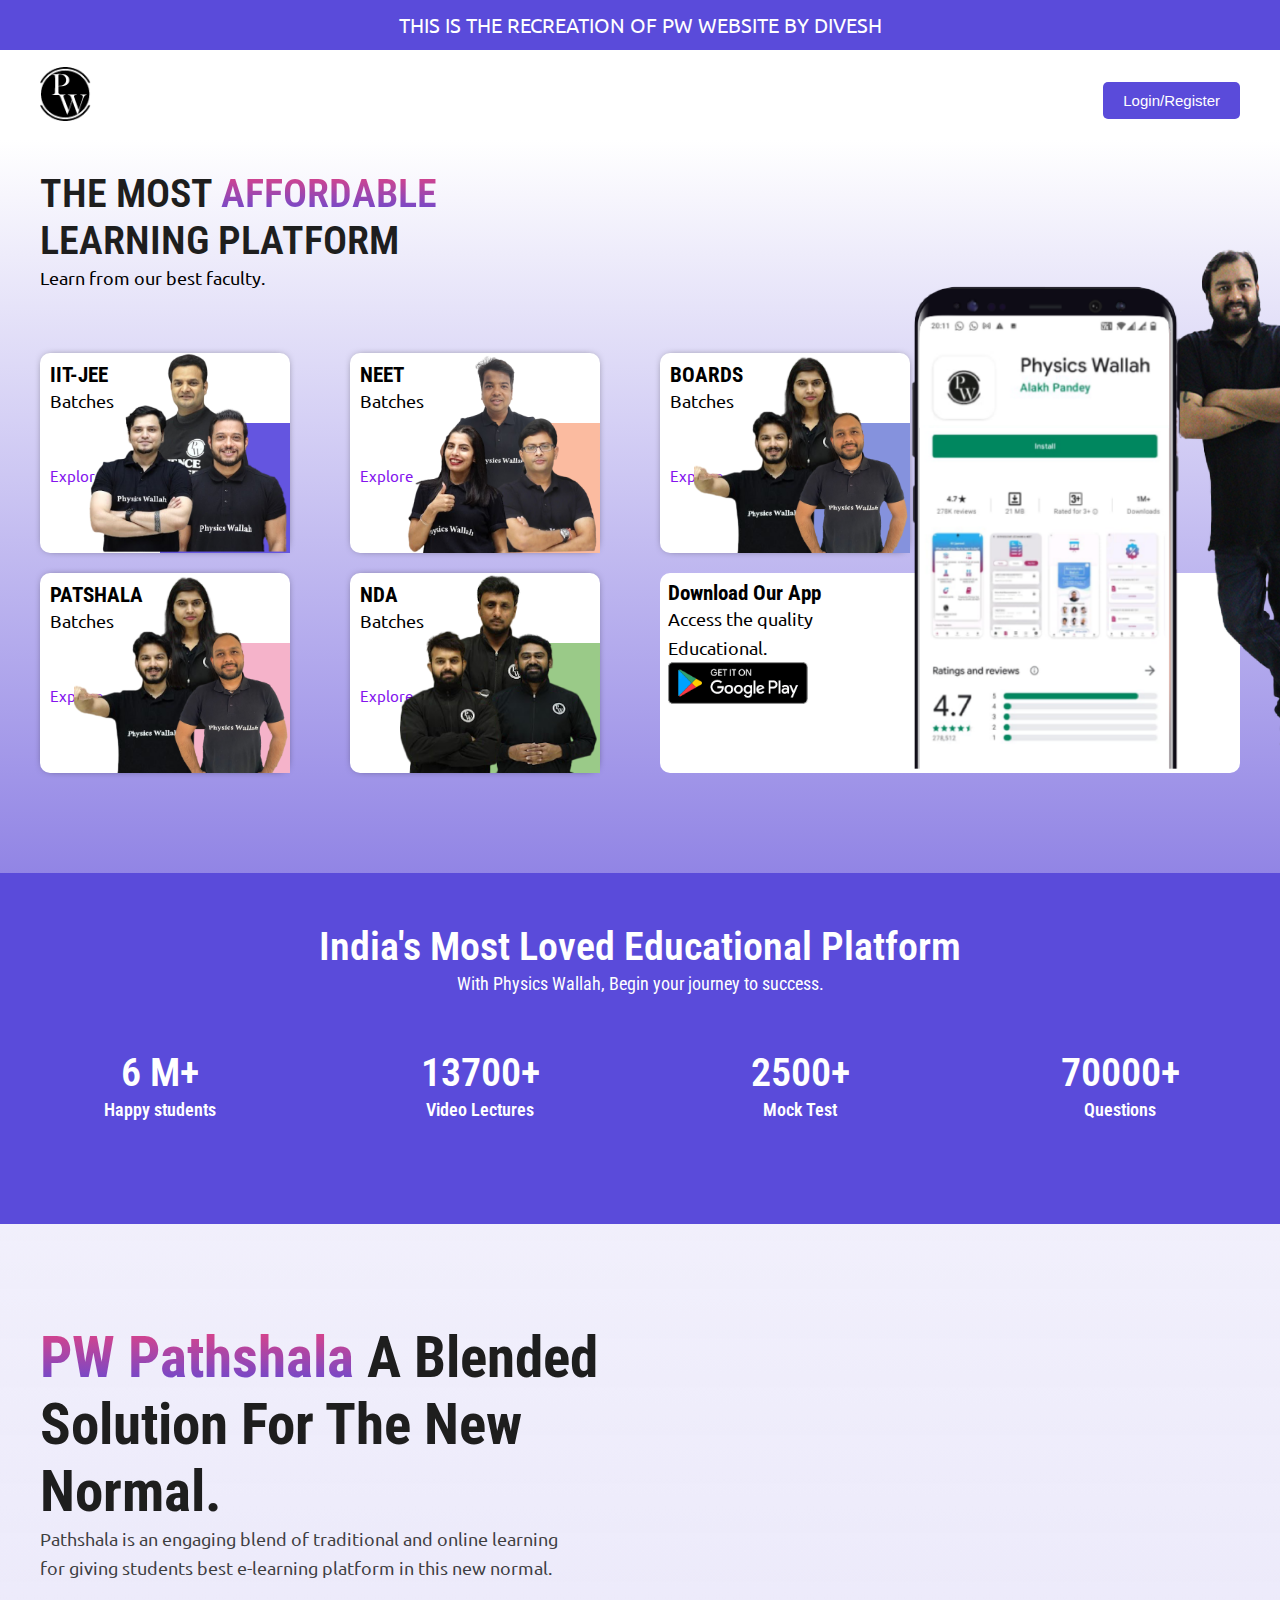
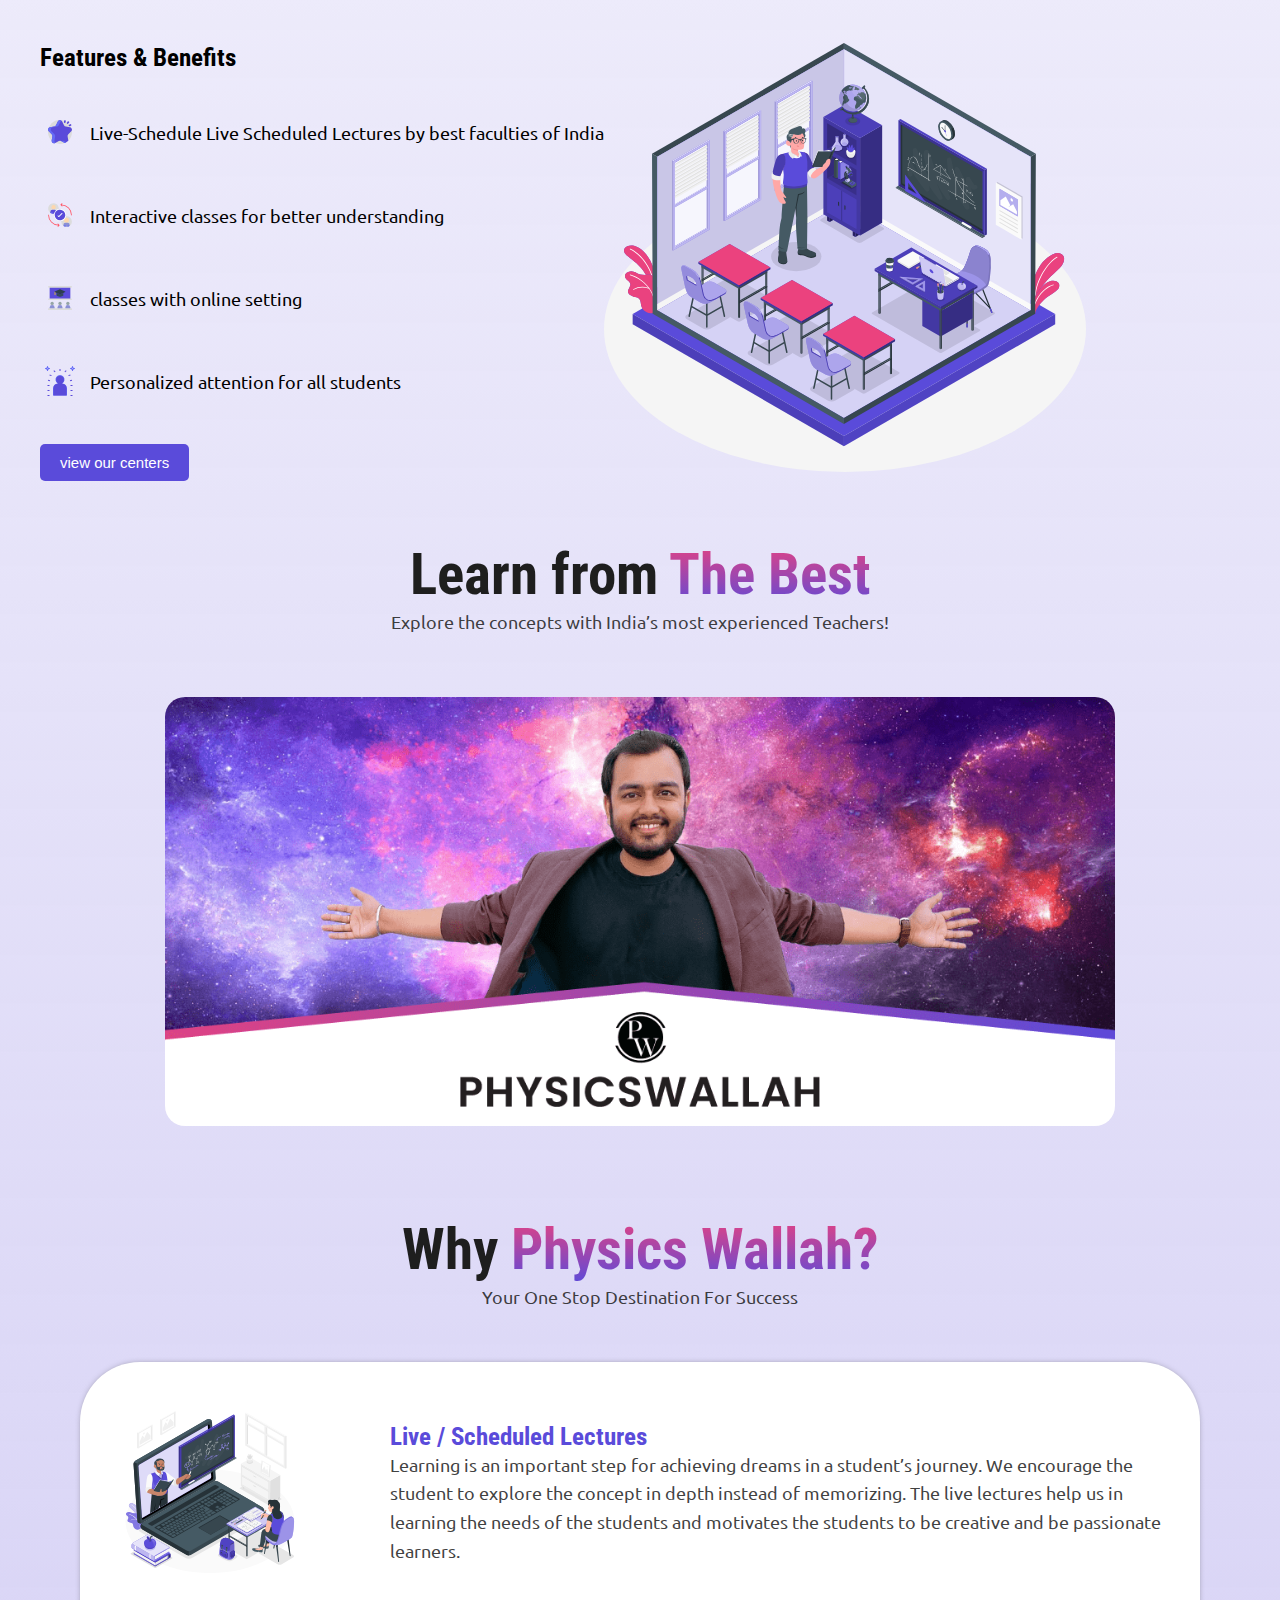
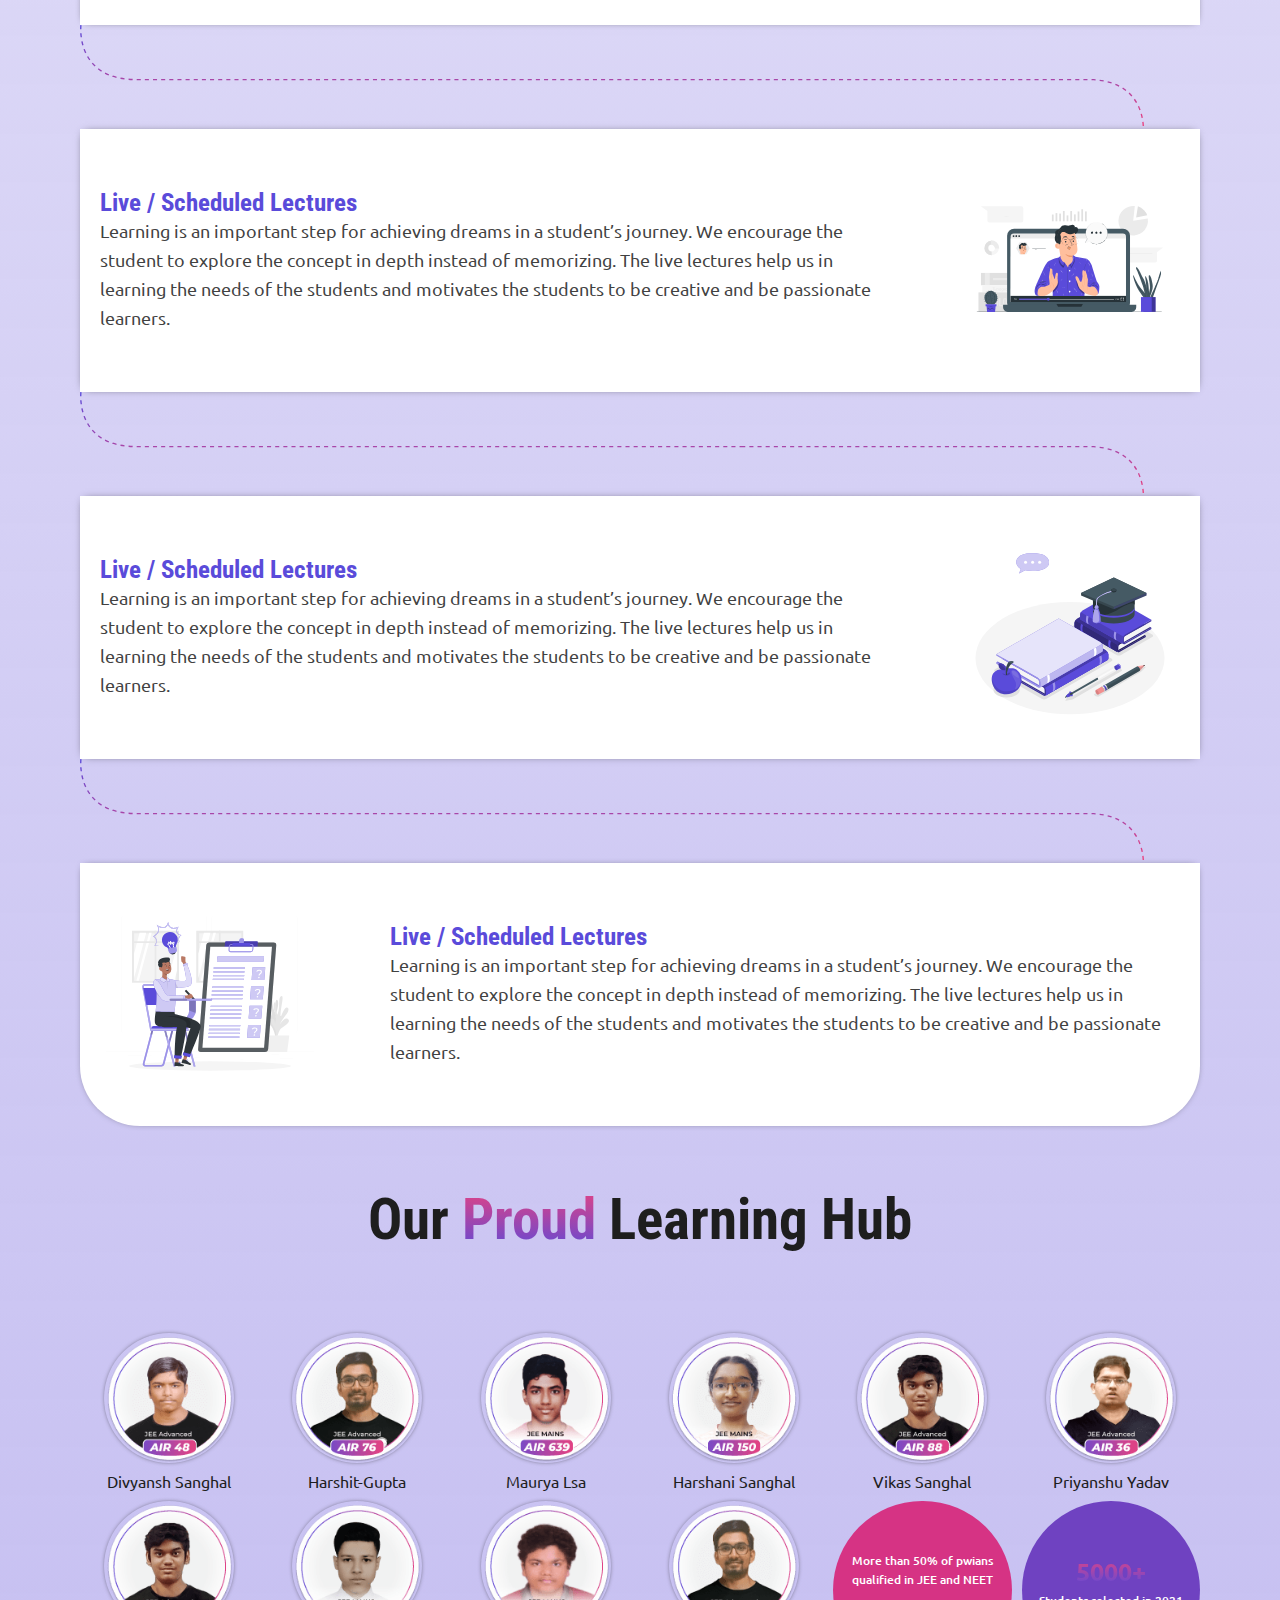
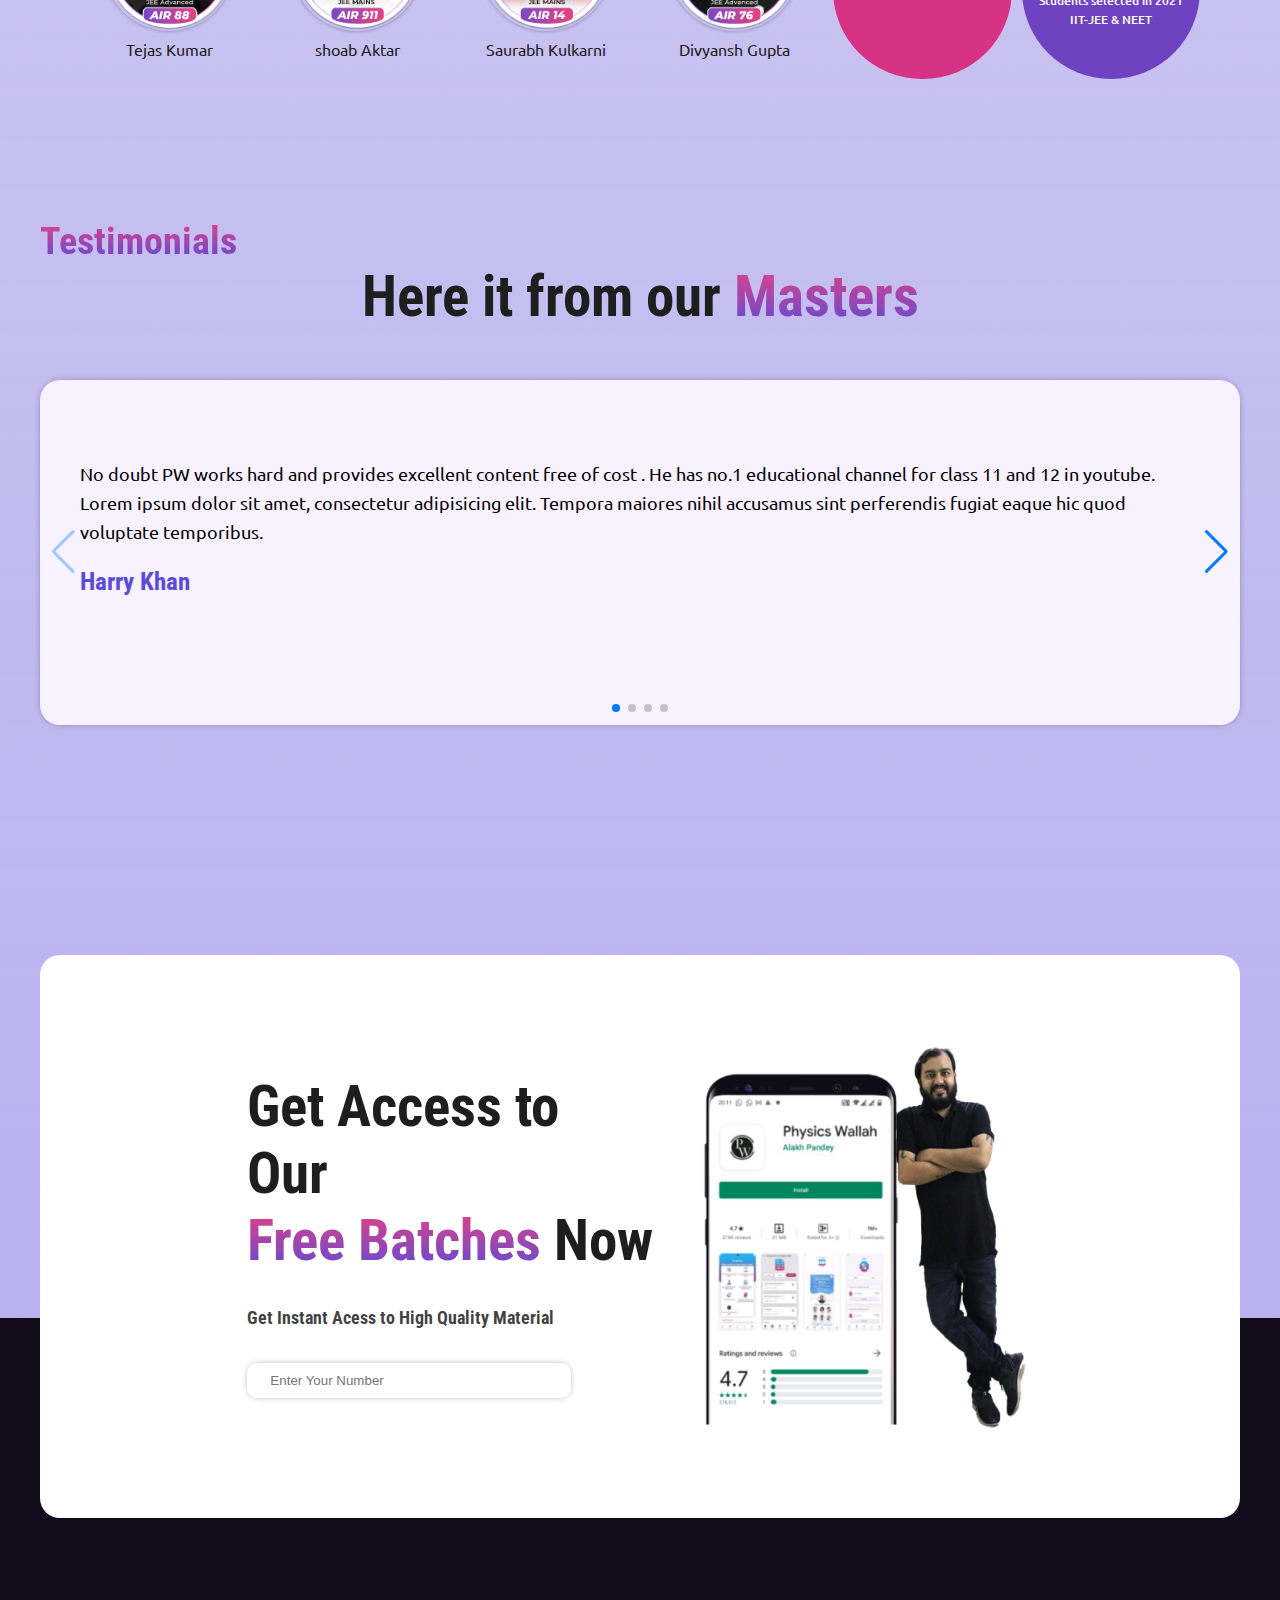
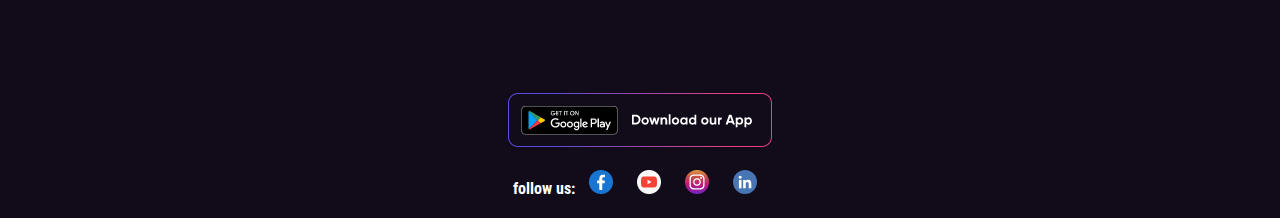
<file: index.html>
<!DOCTYPE html>
<html lang="en">

<head>
  <meta charset="UTF-8" />
  <meta http-equiv="X-UA-Compatible" content="IE=edge" />
  <meta name="author" content="Divesh Thakre" />

  <!-- Link Swiper's CSS -->
  <link rel="stylesheet" href="https://cdn.jsdelivr.net/npm/swiper/swiper-bundle.min.css" />

  <!-- Demo styles -->

  <link rel="stylesheet" href="https://cdn.jsdelivr.net/npm/swiper@8/swiper-bundle.min.css" />

  <link rel="stylesheet" href="https://cdnjs.cloudflare.com/ajax/libs/font-awesome/6.1.2/css/all.min.css"
    integrity="sha512-1sCRPdkRXhBV2PBLUdRb4tMg1w2YPf37qatUFeS7zlBy7jJI8Lf4VHwWfZZfpXtYSLy85pkm9GaYVYMfw5BC1A=="
    crossorigin="anonymous" referrerpolicy="no-referrer" />
  <meta name="Author" content="Divesh Thakre ">
  <meta name="description" content="This is my Fourth project of frontend development">
  <meta name="viewport" content="width=device-width, initial-scale=1.0" />

  <link rel="stylesheet" href="css/style.css" />

  <title>pw_clone_Divesh</title>
</head>
<!-- ================================================ -->
<!--           section TOP -->
<!-- =========================================== -->

<body>
  <div class="strip">This is the Recreation of pw website by Divesh</div>
  <header class="header1 container">
    <div class="logo">
      <img src="./images/pwlogo.png" alt="" />
    </div>

    <div class="menue">
      <i class="fa-solid fa-bars"></i>

      <div><button class="btn">Login/Register</button></div>
    </div>
  </header>
  <!-- ================================================ -->
  <!--           section headder -->
  <!-- =========================================== -->
  <main>

    <section class="section">
      <div class="tagline">
        <h1 class="common-heading">
          THE MOST <span>AFFORDABLE</span> <br />
          LEARNING PLATFORM
        </h1>
        <p class="common-data">Learn from our best faculty.</p>
      </div>
    </section>
    <section class="section cards-section">
      <div class="cards">
        <div class="left-section">
          <div class="top-card">
            <h2>IIT-JEE</h2>
            <p>Batches</p>
          </div>
          <div class="bottom-card">Explore</div>
        </div>
        <div class="right-section">
          <div class="baground"></div>
          <div class="image-section">
            <img src="./images/teacher1.png" alt="" />
          </div>
        </div>
      </div>
      <!-- ==================================== -->

      <div class="cards">
        <div class="left-section">
          <div class="top-card">
            <h2>NEET</h2>
            <p>Batches</p>
          </div>
          <div class="bottom-card">Explore</div>
        </div>
        <div class="right-section">
          <div class="baground" id="baground-1"></div>
          <div class="image-section">
            <img src="./images/teacher2.png" alt="" />
          </div>
        </div>
      </div>
      <!-- ====================================== -->
      <div class="cards">
        <div class="left-section">
          <div class="top-card">
            <h2>BOARDS</h2>
            <p>Batches</p>
          </div>
          <div class="bottom-card">Explore</div>
        </div>
        <div class="right-section">
          <div class="baground" id="baground-2"></div>
          <div class="image-section">
            <img src="./images/teacher4.png" alt="" />
          </div>
        </div>
      </div>
      <!-- ====================================== -->
      <div class="cards">
        <div class="left-section">
          <div class="top-card">
            <h2>PATSHALA</h2>
            <p>Batches</p>
          </div>
          <div class="bottom-card">Explore</div>
        </div>
        <div class="right-section">
          <div class="baground" id="baground-3"></div>
          <div class="image-section">
            <img src="./images/teacher4.png" alt="" />
          </div>
        </div>
      </div>
      <!-- ===================================== -->
      <div class="cards">
        <div class="left-section">
          <div class="top-card">
            <h2>NDA</h2>
            <p>Batches</p>
          </div>
          <div class="bottom-card">Explore</div>
        </div>
        <div class="right-section">
          <div class="baground" id="baground-4"></div>
          <div class="image-section">
            <img src="./images/teacher5.png" alt="" />
          </div>
        </div>
      </div>
      <!-- ===================================== -->
      <div class="download-section">
        <div class="right-section">
          <div class="top-card">
            <h2>Download Our App</h2>
            <p>
              Access the quality <br />
              Educational.
            </p>
          </div>
          <div class="play-img">
            <img src="./images/googleplay.png" alt="" />
          </div>
        </div>
        <div class="left-section">
          <div class="mobile-img">
            <img src="./images/alakh.png" alt="" />
          </div>
        </div>
      </div>
    </section>
    <!-- ====================================== 
             COUNTER SECTION         
         ========================================   -->
    <section class="">
      <div class="banner">
        <div class="banner-head">
          <div class="banner-top tagline">
            <h2 class="common-heading text-white">
              India's Most Loved Educational Platform
            </h2>
            <p class="text-white">
              With Physics Wallah, Begin your journey to success.
            </p>
          </div>
        </div>
        <div class="grid numbers section">
          <div class="common-heading text-white">
            6 M+
            <p class="text-white">Happy students</p>
          </div>
          <!-- ================= -->
          <div class="common-heading text-white">
            13700+
            <p class="text-white">Video Lectures</p>
          </div>
          <!-- ================ -->
          <div class="common-heading text-white">
            2500+
            <p class="text-white">Mock Test</p>
          </div>
          <!-- ================== -->
          <div class="common-heading text-white">
            70000+
            <p class="text-white">Questions</p>
          </div>
        </div>
      </div>
    </section>
  </main>
  <!-- ====================================== 
             HERO SECTION         
         ========================================   -->
  <section class="section">
    <div class="main-heading">
      <h2> <span>PW Pathshala </span> A Blended <br> Solution For The New <br> Normal.</h2>

      <p class="description">Pathshala is an engaging blend of traditional and online learning <br> for giving students
        best e-learning platform in this new normal.</p>
    </div>


  </section>
  <section class="section">
    <div class="features-section">
      <div class="right-feature ">
        <h3 class="sub-heading">Features & Benefits</h3>

        <div class="list-items">

          <div class="icon"><img src="./images/icon1.svg" alt=""></div>
          <p class="list"> Live-Schedule Live Scheduled Lectures by best faculties of India </p>
        </div>
        <div class="list-items">

          <div class="icon"><img src="./images/icon2.svg" alt=""></div>
          <p class="list"> Interactive classes for better understanding </p>
        </div>
        <div class="list-items">

          <div class="icon"><img src="./images/icon3.svg" alt=""></div>
          <p class="list"> classes with online setting </p>
        </div>
        <div class="list-items">

          <div class="icon"><img src="./images/icon4.svg" alt=""></div>
          <p class="list"> Personalized attention for all students </p>
        </div>
        <div class="button-area">
          <button class="btn">view our centers</button>
        </div>

      </div>
      <div class="left-feature">
        <img src="./images/hero1.svg" alt="">
      </div>
    </div>

    <!-- ====================================== 
             MAIN BANNER SECTION         
         ========================================   -->
  </section>
  <div class="section">
    <div class="main-heading text-center">
      <h2> Learn from <span>The Best </span> </h2>
      <p class="description text-center">Explore the concepts with India’s most experienced Teachers!</p>

    </div>
    <div class="main-banner flex">
      <img src="./images/alakh-sir-web-launch.png" alt="">
    </div>
    <section class="section">
      <div class="main-heading text-center">
        <h2> Why <span> Physics Wallah?</span> </h2>
        <p class="description text-center">Your One Stop Destination For Success</p>

      </div>

      <div class="services">
        <div class="service-image">
          <img src="./images/feature1.svg" alt="">
        </div>
        <div class="description">
          <h3 class="secondary-heading">Live / Scheduled Lectures</h3>
          <p>Learning is an important step for achieving dreams in a student’s journey. We encourage the student to
            explore the concept in depth instead of memorizing. The live lectures help us in learning the needs of the
            students and motivates the students to be creative and be passionate learners.</p>
        </div>
      </div>
      <div class="line">
        <img src="./images/line1.svg" alt="">
      </div>

      <!-- =========================== -->
      <div class="services services-2">
        <div class="service-image">
          <img src="./images/feature2.svg" alt="">
        </div>
        <div class="description">
          <h3 class="secondary-heading">Live / Scheduled Lectures</h3>
          <p>Learning is an important step for achieving dreams in a student’s journey. We encourage the student to
            explore the concept in depth instead of memorizing. The live lectures help us in learning the needs of the
            students and motivates the students to be creative and be passionate learners.</p>
        </div>
      </div>
      <div class="line">

        <img src="./images/line1.svg" alt="">
      </div>
      <!-- ============================ -->
      <div class="services services-2">
        <div class="service-image">
          <img src="./images/faeture3.svg" alt="">
        </div>
        <div class="description">
          <h3 class="secondary-heading">Live / Scheduled Lectures</h3>
          <p>Learning is an important step for achieving dreams in a student’s journey. We encourage the student to
            explore the concept in depth instead of memorizing. The live lectures help us in learning the needs of the
            students and motivates the students to be creative and be passionate learners.</p>
        </div>
      </div>
      <div class="line">

        <img src="./images/line1.svg" alt="">
      </div>
      <!-- ========================== -->
      <div class="services services-3">
        <div class="service-image">
          <img src="./images/feature4.svg" alt="">
        </div>
        <div class="description">
          <h3 class="secondary-heading">Live / Scheduled Lectures</h3>
          <p>Learning is an important step for achieving dreams in a student’s journey. We encourage the student to
            explore the concept in depth instead of memorizing. The live lectures help us in learning the needs of the
            students and motivates the students to be creative and be passionate learners.</p>
        </div>
      </div>
      <!-- <img src="./images/line1.svg" alt=""> -->
    </section>



    <!-- ====================================== 
             MAIN BANNER SECTION         
         ========================================   -->
    <section class="section">
      <div class="main-heading text-center">
        <h2> Our <span> Proud </span>Learning Hub </h2>
        <div class="student-section">




          <div class="students s1"> <img src="./images/divyansh-sanghal.png" alt="image">
            <div class="tertary-heading">Divyansh Sanghal</div>
          </div>

          <div class="students s1"> <img src="./images/harshit-gupta.png" alt="image">
            <div class="tertary-heading">Harshit-Gupta</div>
          </div>

          <div class="students s1"> <img src="./images/lsa-maurya-1.png" alt="image">
            <div class="tertary-heading">Maurya Lsa</div>
          </div>

          <div class="students s1"> <img src="./images/penta-harshani.png" alt="image">
            <div class="tertary-heading">Harshani Sanghal</div>
          </div>

          <div class="students s1"> <img src="./images/tejas-kumar.png" alt="image">
            <div class="tertary-heading">Vikas Sanghal</div>
          </div>

          <div class="students s1"> <img src="./images/priyanshu-yadav-2.png" alt="image">
            <div class="tertary-heading">Priyanshu Yadav</div>
          </div>

          <div class="students s1"> <img src="./images/tejas-kumar.png" alt="image">
            <div class="tertary-heading">Tejas Kumar</div>
          </div>

          <div class="students s1"> <img src="./images/shoaib.png" alt="image">
            <div class="tertary-heading">shoab Aktar</div>
          </div>

          <div class="students s1"> <img src="./images/saurabh-kulkarni.png" alt="image">
            <div class="tertary-heading">Saurabh Kulkarni</div>
          </div>

          <div class="students s1"> <img src="./images/harshit-gupta.png" alt="image">
            <div class="tertary-heading">Divyansh Gupta</div>
          </div>

          <div class="circle-1 students">
            <p class="circle-text">More than 50% of pwians qualified in JEE and NEET</p>
          </div>
          <div class="circle-2 students">
            <p class="circle-text"><span>5000+</span> <br>
              Students selected in 2021 IIT-JEE & NEET</p>
          </div>
        </div>
      </div>
    </section>



  </div>
  </section>


  <!-- ====================================== 
             TESTIMONIAL SECTION         
         ========================================   -->
  <section class="section">

    <h3 class="main-heading"><span>Testimonials</span></h3>
    <div class="main-heading text-center">
      <h2>Here it from our <span>Masters</span></h2>
    </div>
    <!-- Swiper -->
    <div class="swiper mySwiper">
      <div class="swiper-wrapper">
        <div class="swiper-slide">

          <div class="slide">
            <i class="fa-solid fa-quote-left"></i>

            <p>No doubt PW works hard and provides excellent content free of cost . He has no.1 educational channel for
              class 11 and 12 in youtube. Lorem ipsum dolor sit amet, consectetur adipisicing elit. Tempora maiores
              nihil accusamus sint perferendis fugiat eaque hic quod voluptate temporibus.
            <h3 class="secondary-heading">Harry Khan</h3>
            </p>
            <i class="fa-solid fa-quote-right"></i>
          </div>


        </div>
        <div class="swiper-slide">

          <div class="slide">
            <i class="fa-solid fa-quote-left"></i>
            <p>I would just say physics wallah channel did what no one has did. It's for the first time that such a good
              quality content has been uploaded on you tube for each and every chapter,

              In my first drop my physics and physical chemistry was week and physics wallah helped allot to clear both
              of this to me.

              So in my opinion physics wallah is best


            <h3 class="secondary-heading">Piyush Shah</h3>
            </p>
            <i class="fa-solid fa-quote-right"></i>
          </div>


        </div>
        <div class="swiper-slide">


          <div class="slide">
            <i class="fa-solid fa-quote-left"></i>

            <p>physics wallah channel or alakh pandey sir is best !!!

              I can bet that if you see all his videos and follow his recommended books then you can crack iit jee mains
              and even advance easily..his way of teaching and delivering content to viewers or students is awesome…if i
              have to rate his channel then the rating would be to INFINITY……….
            <h3 class="secondary-heading">Karan Singh</h3>
            </p>
            <i class="fa-solid fa-quote-right"></i>
          </div>

        </div>
        <div class="swiper-slide">
          <div class="slide">
            <i class="fa-solid fa-quote-left"></i>

            <p>They focuses on concept clarity rather than providing short tricks like other youtube channels he
              believes in building foundation and always starts his lecture from basic
              he is humble not rude like many teachers you may think he ‘s your elder brother teaching you personally
              even after many offers by different online learning platform he rejected their offers and want to serve
              the nation and make education accessible to anyone ( no discrimination b/w gender,caste or religion)
            <h3 class="secondary-heading">Harsh Sharma</h3>
            </p>
            <i class="fa-solid fa-quote-right"></i>
          </div>
        </div>

      </div>
      <div class="swiper-button-next"></div>
      <div class="swiper-button-prev"></div>
      <div class="swiper-pagination"></div>
    </div>

  </section>
  <!-- ====================================== 
             DOWNLOAD BANNER SECTION         
         ========================================   -->
  <section class="section-3 section">
    <div class="container-3 flex">
      <div class="container-left">
        <div class="main-heading">
          <h2>

            Get Access to <br> Our <br> <span>
              Free Batches
            </span> Now
            <div class="container-bottom description">
              <p>
                Get Instant Acess to High Quality Material

              </p>
              <input type="number" name="number" id="number" placeholder=" Enter Your Number ">
            </div>
          </h2>
        </div>
      </div>
      <div class="container-right">
        <img src="./images/alakh.png" alt="">
      </div>
    </div>
  </section>

  </div>

  <!-- ====================================== 
             FOOTER SECTION         
         ========================================   -->

  <footer class="footer">
    <div>
      <img src="./images/down_app.png" alt="">
    </div>

    <div class="socials">
      <h3 class=" text-white tertary-heading">follow us:
        <img src="./images/fb.png" alt="">
        <img src="./images/utube.png" alt="">
        <img src="./images/inta.png" alt="">
        <img src="./images/in.svg" alt="">

      </h3>
    </div>

  </footer>


  </section>

  <!-- Swiper JS -->
  <script src="https://cdn.jsdelivr.net/npm/swiper/swiper-bundle.min.js"></script>

  <!-- ====================================== 
             JAVASCRIPT SECTION         
         ========================================   -->
  <script>
    var swiper = new Swiper(".mySwiper", {
      spaceBetween: 30,
      centeredSlides: true,
      autoplay: {
        delay: 2500,
        disableOnInteraction: false,
      },
      pagination: {
        el: ".swiper-pagination",
        clickable: true,
      },
      navigation: {
        nextEl: ".swiper-button-next",
        prevEl: ".swiper-button-prev",
      },
    });
  </script>
</body>

</html>
</file>
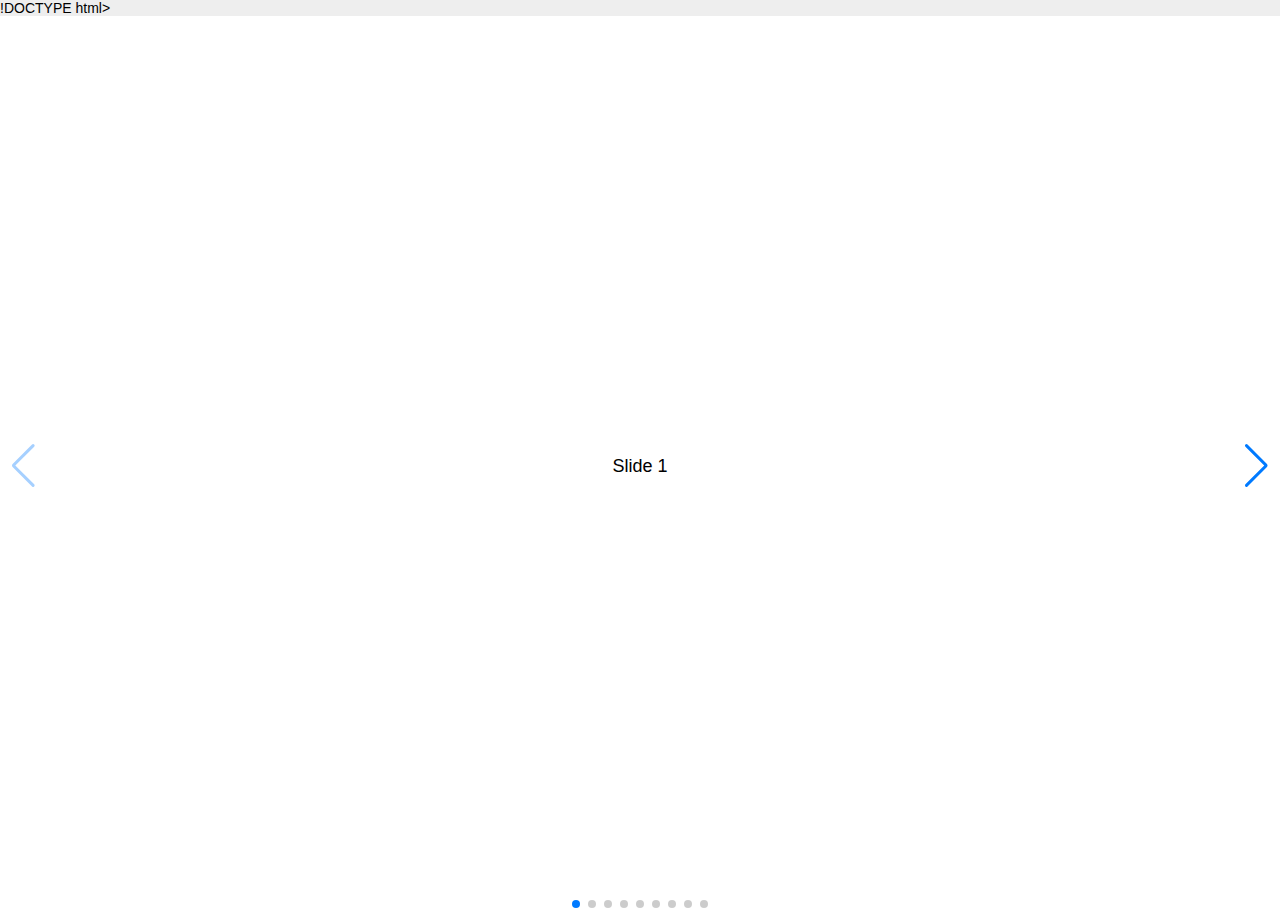
<file: css/index2.html>
!DOCTYPE html>
<html lang="en">
  <head>
    <meta charset="utf-8" />
    <title>Swiper demo</title>
    <meta
      name="viewport"
      content="width=device-width, initial-scale=1, minimum-scale=1, maximum-scale=1"
    />
    <!-- Link Swiper's CSS -->
    <link
      rel="stylesheet"
      href="https://cdn.jsdelivr.net/npm/swiper/swiper-bundle.min.css"
    />

    <!-- Demo styles -->
    <style>
      html,
      body {
        position: relative;
        height: 100%;
      }

      body {
        background: #eee;
        font-family: Helvetica Neue, Helvetica, Arial, sans-serif;
        font-size: 14px;
        color: #000;
        margin: 0;
        padding: 0;
      }

      .swiper {
        width: 100%;
        height: 100%;
      }

      .swiper-slide {
        text-align: center;
        font-size: 18px;
        background: #fff;

        /* Center slide text vertically */
        display: -webkit-box;
        display: -ms-flexbox;
        display: -webkit-flex;
        display: flex;
        -webkit-box-pack: center;
        -ms-flex-pack: center;
        -webkit-justify-content: center;
        justify-content: center;
        -webkit-box-align: center;
        -ms-flex-align: center;
        -webkit-align-items: center;
        align-items: center;
      }

      .swiper-slide img {
        display: block;
        width: 100%;
        height: 100%;
        object-fit: cover;
      }
    </style>
  </head>

  <body>
    <!-- Swiper -->
    <div class="swiper mySwiper">
      <div class="swiper-wrapper">
        <div class="swiper-slide">Slide 1</div>
        <div class="swiper-slide">Slide 2</div>
        <div class="swiper-slide">Slide 3</div>
        <div class="swiper-slide">Slide 4</div>
        <div class="swiper-slide">Slide 5</div>
        <div class="swiper-slide">Slide 6</div>
        <div class="swiper-slide">Slide 7</div>
        <div class="swiper-slide">Slide 8</div>
        <div class="swiper-slide">Slide 9</div>
      </div>
      <div class="swiper-button-next"></div>
      <div class="swiper-button-prev"></div>
      <div class="swiper-pagination"></div>
    </div>

    <!-- Swiper JS -->
    <script src="https://cdn.jsdelivr.net/npm/swiper/swiper-bundle.min.js"></script>

    <!-- Initialize Swiper -->
    <script>
      var swiper = new Swiper(".mySwiper", {
        spaceBetween: 30,
        centeredSlides: true,
        autoplay: {
          delay: 2500,
          disableOnInteraction: false,
        },
        pagination: {
          el: ".swiper-pagination",
          clickable: true,
        },
        navigation: {
          nextEl: ".swiper-button-next",
          prevEl: ".swiper-button-prev",
        },
      });
    </script>
  </body>
</html>
</file>
<file: css/style.css>
@import url("https://fonts.googleapis.com/css2?family=Roboto+Condensed:wght@300;400;700&family=Ubuntu:wght@300;400;500;700&display=swap");
/* <!-- ======================================== -->
<!--           TEMPLATE CODE -->
<!-- =========================================== --> */
* {
  margin: 0;
  padding: 0;
  box-sizing: border-box;
}
html {
  font-size: 62.2%;
  font-family: "Ubuntu", sans-serif;
}
a {
  display: inline-block;
  text-decoration: none;
  font-size: 2rem;
  color: black;
  text-transform: capitalize;
}
li {
  list-style: none;
}

.section {
  padding: 3rem 4rem;
  max-width: 140rem;
  margin: 0 auto;
}

.container {
  max-width: 140rem;
  margin: 0 auto;
}

.nav-list {
  display: flex;
  gap: 2rem;
}

html {
  font-size: 62.5%;
  font-family: "Ubuntu", sans-serif;
}

body {
  background: #f8fafcf4;
  background: linear-gradient(180deg, #fff, #5d4ad877);
}

h1,
h2,
h3,
h4 {
  font-family: "Roboto Condensed", sans-serif;
}

p {
  line-height: 1.6;
  font-size: 1.8rem;
}

a {
  text-decoration: none;
}

li {
  list-style: none;
}

/* <!-- ======================================== -->
<!--           section headder -->
<!-- =========================================== -->*/

.header1 {
  padding: 2rem 4rem;
  height: 9rem;
  display: flex;
  justify-content: space-between;
  align-items: center;
  background: #ffffff;
}
.strip {
  background-color: #5a4bda;
  color: #fff;
  height: 5rem;
  font-size: 2rem;
  text-transform: uppercase;
  text-align: center;
  line-height: 5rem;
}
.logo img {
  width: 90%;
}
.login-btn {
  display: flex;
}
.menue {
  font-size: 3.5rem;
  display: flex;
  gap: 4rem;
}
.fa-bars {
  margin-top: 1rem;
}
.btn {
  border: none;
  background-color: #5a4bda;
  color: #fff;
  padding: 1rem 2rem;
  border-radius: 0.5rem;
  font-size: 1.5rem;
  font-weight: 500;
  display: inline-block;
}

/*  <!-- ========================================= -->
  <!--           section CARDS -->
  <!-- =========================================== --> */
.common-heading {
  font-size: 4rem;
  font-weight: 600;
  color: #1e1e1e;
}
span {
  background: -webkit-linear-gradient(90deg, #5d4ad8, #e84280);
  -webkit-text-fill-color: transparent;
  -webkit-background-cliP: text;
}

main {
  background: linear-gradient(180deg, #fff, #5d4ad8);
}
.cards-section {
  display: grid;
  justify-content: center;
  gap: 2rem;
  grid-template-columns: 1fr 1fr 2fr;
}
.cards {
  position: relative;
  display: grid;
  grid-template-columns: 1fr 1fr;
  background-color: #fff;
  width: 25rem;
  height: 20rem;
  padding: 1rem;
  border-radius: 1rem;
  transition: all 0.1s linear;
  box-shadow: 0 0 10px -5px black;
}

.cards:hover {
  color: white;
  background-color: #201d1d;
}
.cards:hover .bottom-card {
  color: white;
}
.download-section:hover {
  background-color: #4b0082;
  color: #fff;
}

.image-section img {
  height: 20rem;
  z-index: 5;
  position: absolute;
  right: 0;
  bottom: 0;
}
.baground {
  height: 13rem;
  width: 13rem;
  position: absolute;
  right: 0;
  bottom: 0;

  background-color: #6455e0;
  border-radius: 6rem 0 0 0;
}

#baground-1 {
  background-color: #fbbba0;
}
#baground-2 {
  background-color: #8592dd;
}
#baground-3 {
  background-color: #f5b3ca;
}
#baground-4 {
  background-color: #9aca88;
}

.top-card {
  font-size: 1.4rem;
}
.bottom-card {
  font-size: 1.5rem;
  color: rgb(132, 20, 238);
}

.left-section {
  display: flex;
  flex-direction: column;
  gap: 5rem;
}

.download-section {
  background-color: #fff;
  padding: 0.8rem;
  border-radius: 1rem;
  width: 58rem;
  position: relative;
}

.mobile-img img {
  height: 55rem;
  position: absolute;
  bottom: -1rem ;
  left:25rem ;
}
.play-img img {
  width: 14rem;
}

/* ======================================= 
             COUNTER SECTION         
  ========================================   --> */

div.banner {
  color: #fff;
  background-color: #5a4bda;
  padding: 5rem 0rem;
  margin: 7rem 0;
}
.text-white {
  color: #fff;
  text-align: center;
  font-family: "Roboto Condensed", sans-serif;
}

.grid {
  display: grid;
  grid-template-columns: repeat(4, 1fr);
}

.numbers {
  padding: 5rem 0;
}

/* <!-- ====================================== 
             HERO SECTION         
         =====================================  -->*/

.main-heading {
  font-size: 3.8rem;
  color: #1e1e1e;
}
.description {
  color: #1e1e1edc;
}

.sub-heading {
  font-size: 2.5rem;
}
.features-section {
  display: flex;
}
.icon {
  display: inline;
}
.list-items {
  display: flex;
  align-items: center;
  margin: 4rem 0;
  gap: 1rem;
}

/*<!-- ================================
             MAIN BANNER SECTION         
========================================   -->*/

.text-center {
  text-align: center;
  margin-bottom: 5rem;
}
.main-banner {
  margin: 6rem 0;
}

.main-banner img {
  width: 95rem;
  border-radius: 2rem;
}

.services {
  display: flex;
  align-items: center;
  gap: 7rem;
  background-color: #ffffff;
  border-radius: 6rem 6rem 0rem 0rem;
  padding: 2rem;
  box-shadow: 0 0 9px -5px black;
}
.secondary-heading {
  color: #5a4bda;
  font-size: 2.5rem;
}
.line img {
  width: 95%;
}

.services-2 {
  border-radius: 0;
  flex-direction: row-reverse;
}

.services-3 {
  border-radius: 0rem 0rem 6rem 6rem;
}
/*<!-- ==================================
             STUDENT BANNER SECTION         
  =======================================   -->*/
.student-section {
  display: grid;
  grid-template-columns: repeat(6, 1fr);
  gap: 1rem;
  margin: 8rem 0 0 0;
}

.tertary-heading {
  font-size: 1.6rem;
}
.students img {
  height: 13rem;
  border-radius: 60%;
  box-shadow: 0 0 5px -2px;
}

.circle-1 {
  background-color: #d63384;
  border-radius: 50%;
  color: #fff;
  font-weight: 800;
  font-size: 1rem;
}
.circle-2 {
  background-color: #6f42c1;
  border-radius: 50%;
  color: #fff;
}
.circle-text {
  font-size: 1.2rem;
  padding: 5rem 1rem;
  font-weight: 500;
}
.circle-text span {
  font-size: 2.5rem;
  color: #fff;
  font-weight: 700;
}
.flex {
  display: flex;
  gap: 5rem;
  justify-content: center;
  align-items: center;
}
.container-right img {
  height: 40rem;
}
#number {
  padding: 1rem 2rem;
  border: none;
  border-radius: 1rem;
  width: 80%;
  box-shadow: 0 0 10px -5px black;
}

/*  ====================================== 
             TESTIMONIAL SECTION         
   =======================================   --> */
.swiper {
  padding: 2rem 0;
  background-color: #f8f1ff;
  box-shadow: 0 0 10px -5px black;
  border-radius: 2rem;
}
.slide {
  padding: 4rem 4rem;
}
.swiper-slide {
  text-align: start;
  background: #f8f1ff;

  display: -webkit-box;
  display: -ms-flexbox;
  display: -webkit-flex;
  display: flex;
  -webkit-box-pack: center;
  -ms-flex-pack: center;
  -webkit-justify-content: center;
  justify-content: center;
  -webkit-box-align: center;
  -ms-flex-align: center;
  -webkit-align-items: center;
  align-items: center;
}

.swiper-slide img {
  display: block;
  width: 70rem;
  height: 40rem;
  object-fit: cover;
}

.fa-quote-left,
.fa-quote-right {
  color: #5d4ad8;
  font-size: 5rem;
}

.fa-quote-right {
  justify-content: end;
  display: flex;
  justify-content: end;
}
.fa-quote-left {
  justify-content: start;
  display: flex;
}

.slide p {
  padding: 2rem 0;
}
/*<!-- =================================
             DOWNLOAD BANNER SECTION         
 ========================================   -->*/

.container-3 {
  background-color: #fff;
  padding: 8rem 3rem;
  border-radius: 2rem;
}

.container-bottom {
  padding: 3rem 0 0 0;
}

/*====================================== 
             FOOTER SECTION         
  =====================================--> */
.footer {
  height: 50rem;
  width: 100%;
  background-color: #120b1a;
  padding: 2rem;
  display: flex;
  flex-direction: column;
  justify-content: end;
  gap: 2rem;
  align-items: center;
}
.socials img{
  margin: 0rem 1rem;
}

.section-3 {
  transform: translateY(20rem);
  padding: 0 4rem;
}
body{
  overflow-x: hidden;
}





/* <!-- ===================================-->
<!--           MEDIA QUERRIES                    -->
<!-- ======================================--> */
@media (max-width: 1000px) {
  html {
    font-size: 50%;
  }
}

@media (max-width: 850px) {
  html {
    font-size: 40%;
  }
}

@media (max-width: 850px) {
  html {
    font-size: 43%;
  }
  .mobile-img img {
    display: none;
  }
  .cards-section {
    grid-template-columns: 1fr 1fr;
  }
  .cards {
    height: 17rem;
    width: 25rem;
  }
  .features-section {
    flex-direction: column-reverse;
  }
  .left-feature img {
    height: 40rem;
  }
  .main-banner img {
    width: 100%;
    height: 100%;
  }
  .services {
    flex-direction: column;
  }
  .service-image img {
    width: 45rem;
  }
  .student-section {
    grid-template-columns: 1fr 1fr;
    justify-content: center;
  }
  .students img {
    height: 27rem;
  }
  .circle-1,
  .circle-2 {
    border-radius: 2rem;
  }
  .circle-text {
    font-size: 2.2rem;
  }
  .download-section {
    width: 25rem;
  }
  .flex {
    flex-direction: column-reverse;
  }
  .grid {
    grid-template-columns: 1fr 1fr;
    gap: 7rem;
  }
}
</file>
